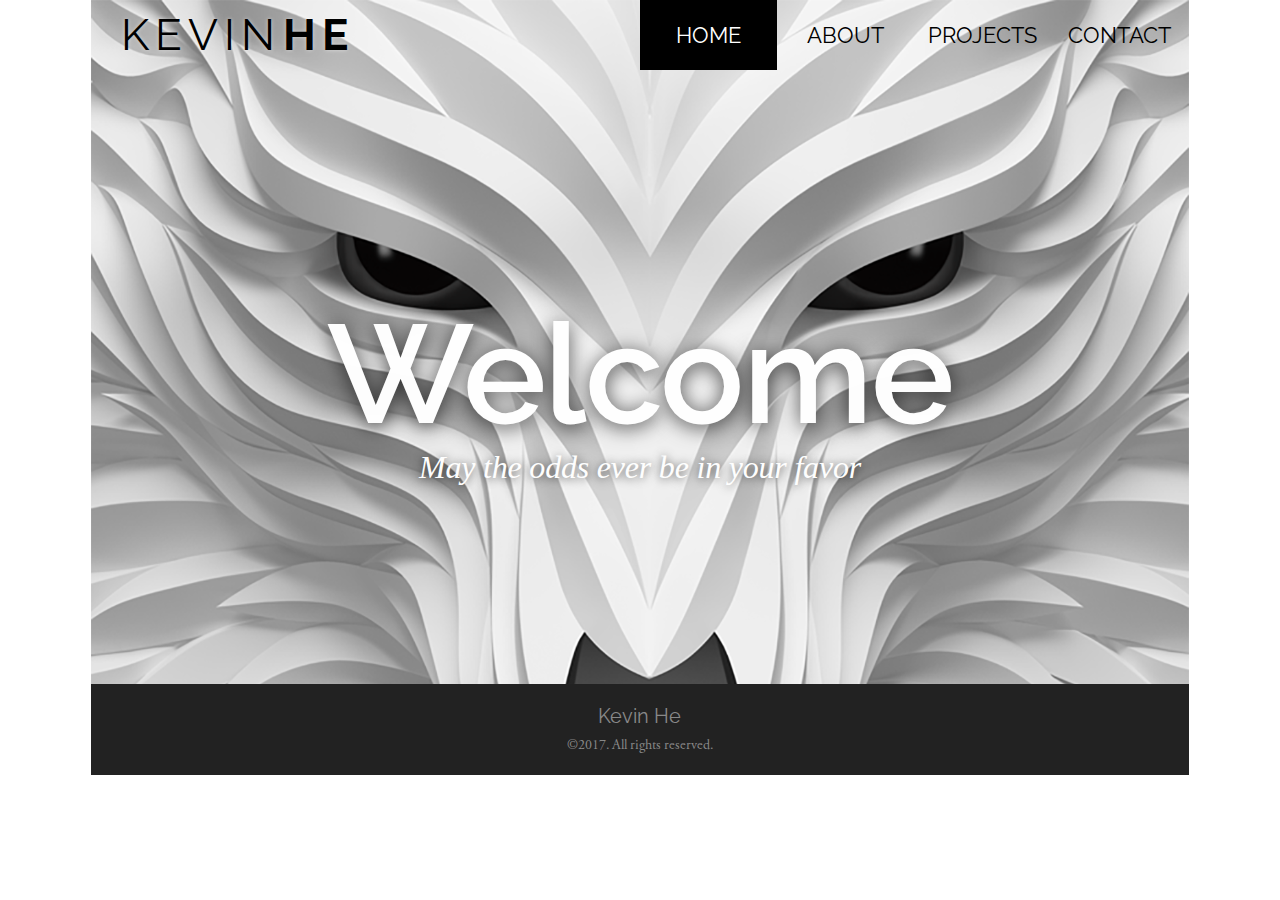
<file: polls/templates/index.html>
<html>
  <head>
    <title>Kevin He</title>
    <link rel="stylesheet" type="text/css" href="/static/main.css">
  </head>
  <body>
    <div id="app"></div>
    <script src="/static/bundle.js"></script>
  </body>
</html>
</file>
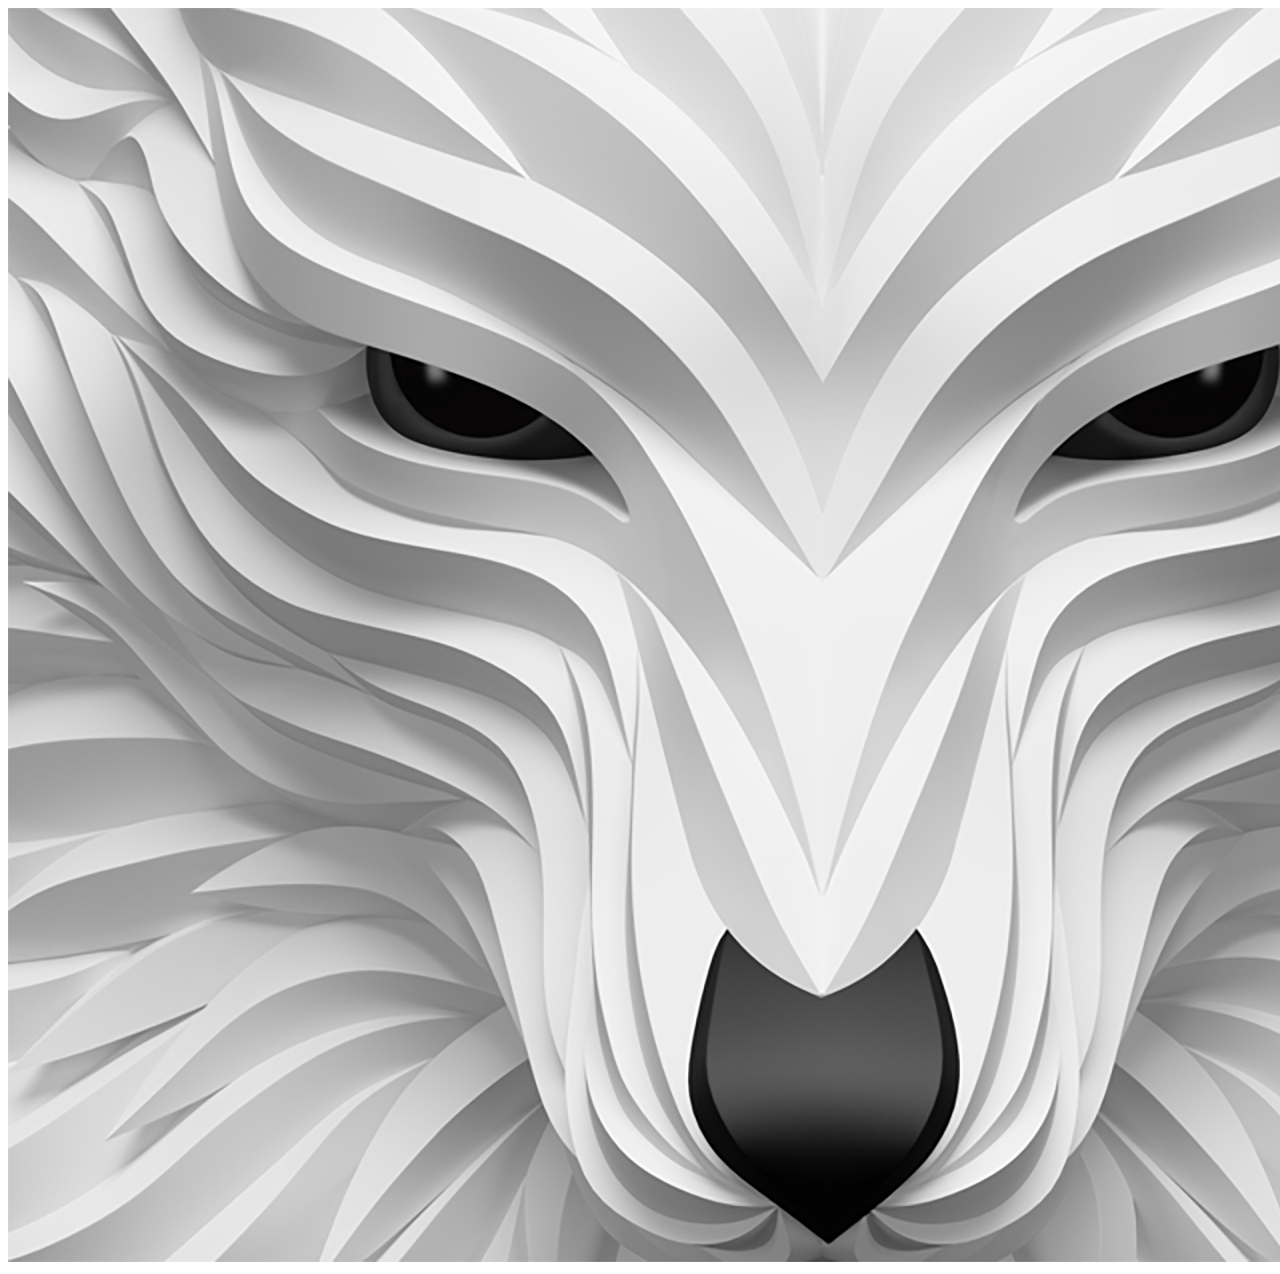
<file: polls/templates/index0.html>
<!DOCTYPE html>
<html>
  <head>
    <title>bla</title>
    <meta charset="utf-8"/>
    <!-- 
    	<link rel="stylesheet" type="text/css" href="main.css"> 
    -->
  </head>
  <body>
    <img src="/static/wolf2.png">
	<script type="text/javascript">
		var loc = window.location.pathname
		console.log(loc)
	</script>
  </body>
</html>
</file>
<file: static/main.css>
@import url('https://fonts.googleapis.com/css?family=Raleway:100,100i,200,200i,300,300i,400,400i,500,500i,600,600i,700,700i,800,800i,900,900i');

@font-face {
	font-family: 'Avenir';
	src: url("webfonts/Avenir/AvenirLTStd-Book.otf") format("opentype");
}

@font-face {
	font-family: 'adobe-garamond-pro';
	src: url("webfonts/adobe-garamond-pro/adobe-garamond-pro-regular.ttf") format("truetype");
}

@font-face {
	font-family: 'proxima-nova-alt-regular';
	src: url("webfonts/proxima-nova/proxima-nova-alt-regular.ttf") format("truetype");
}

body {
	margin: 0;
}

a {
	text-decoration: None;
	color: inherit;
}

ul {
	margin: 0;
}

li {
	margin: 0;
	padding: 0;
}
@keyframes fadein {
    from { opacity: 0; }
    to   { opacity: 1; }
}

.anim-appear {
  opacity: 0.05;
}
 
.anim-appear.anim-appear-active{
  opacity: 1;
  transition: opacity 200ms ease-in;
}

.anim-leave {
  opacity: 1;
}

.anim-leave.anim-leave-active {
  opacity: 0.05;
  transition: opacity 200ms ease-out;
}
</file>
